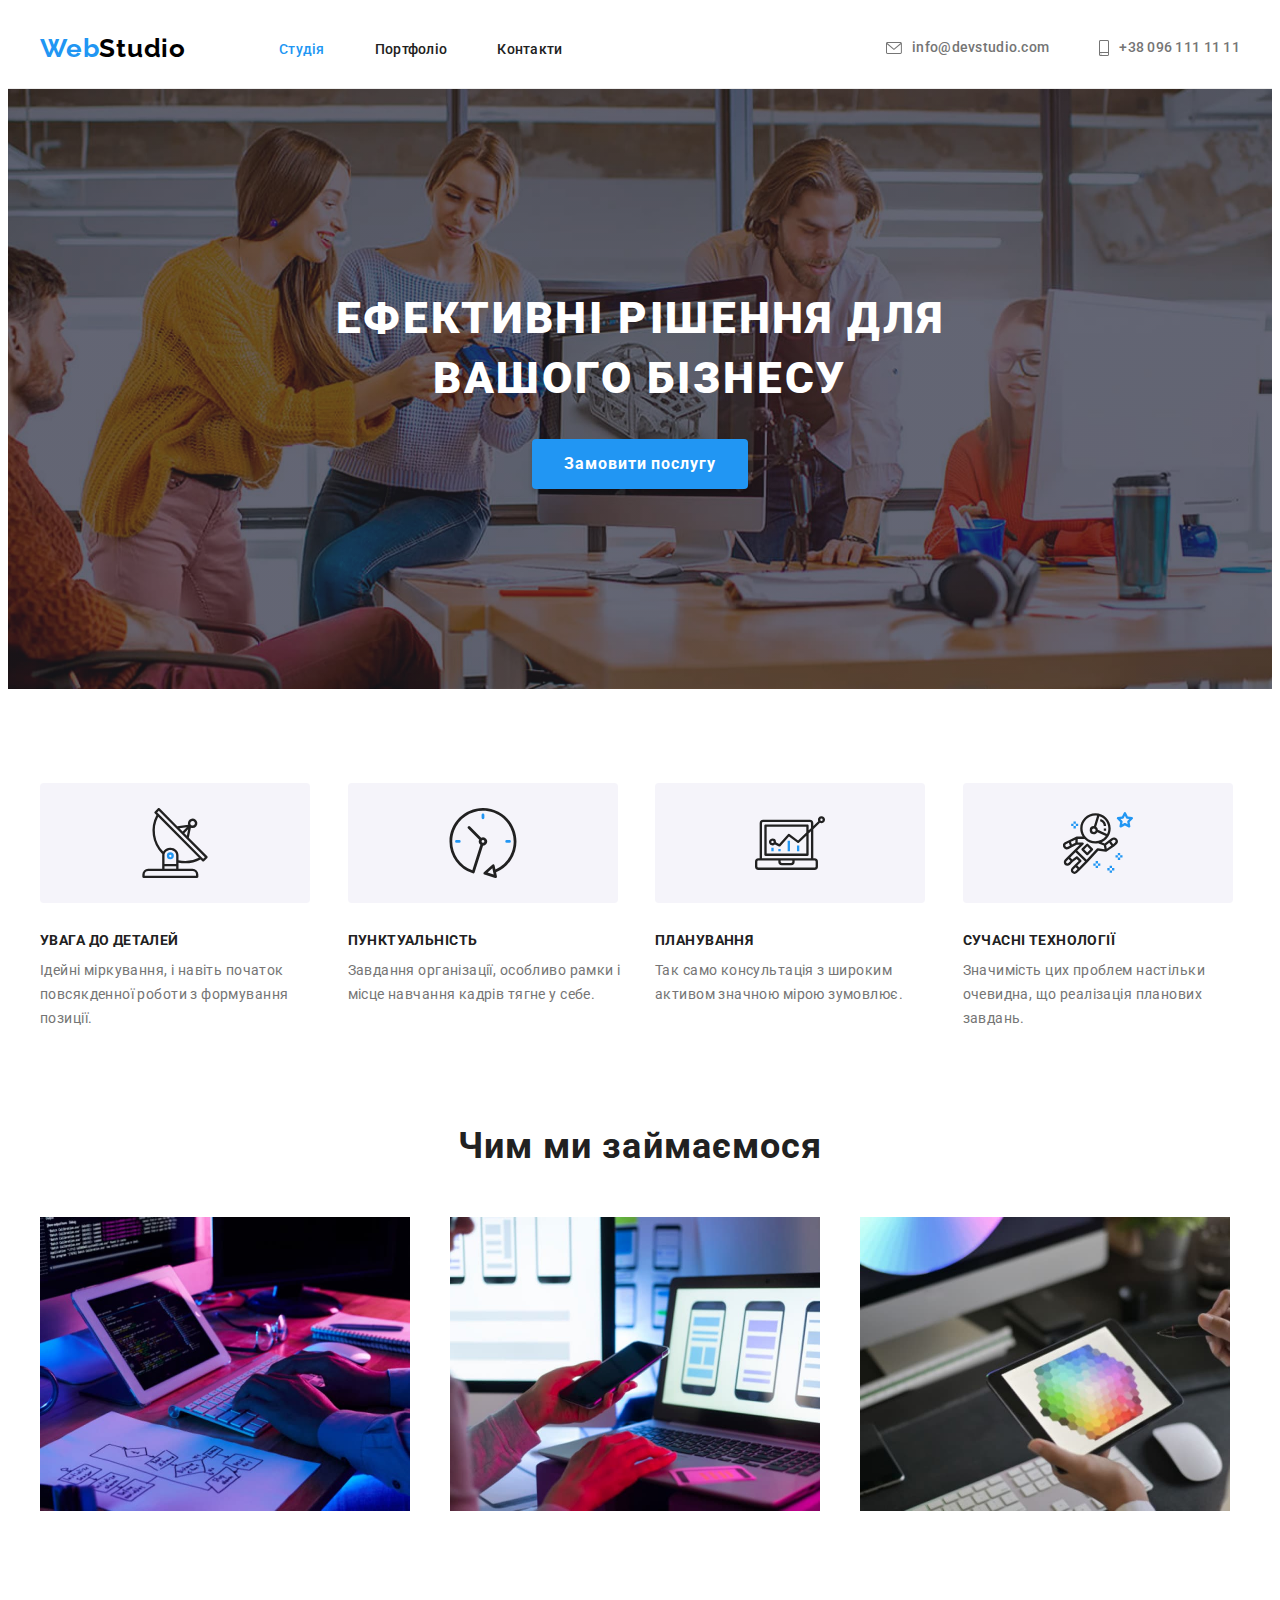
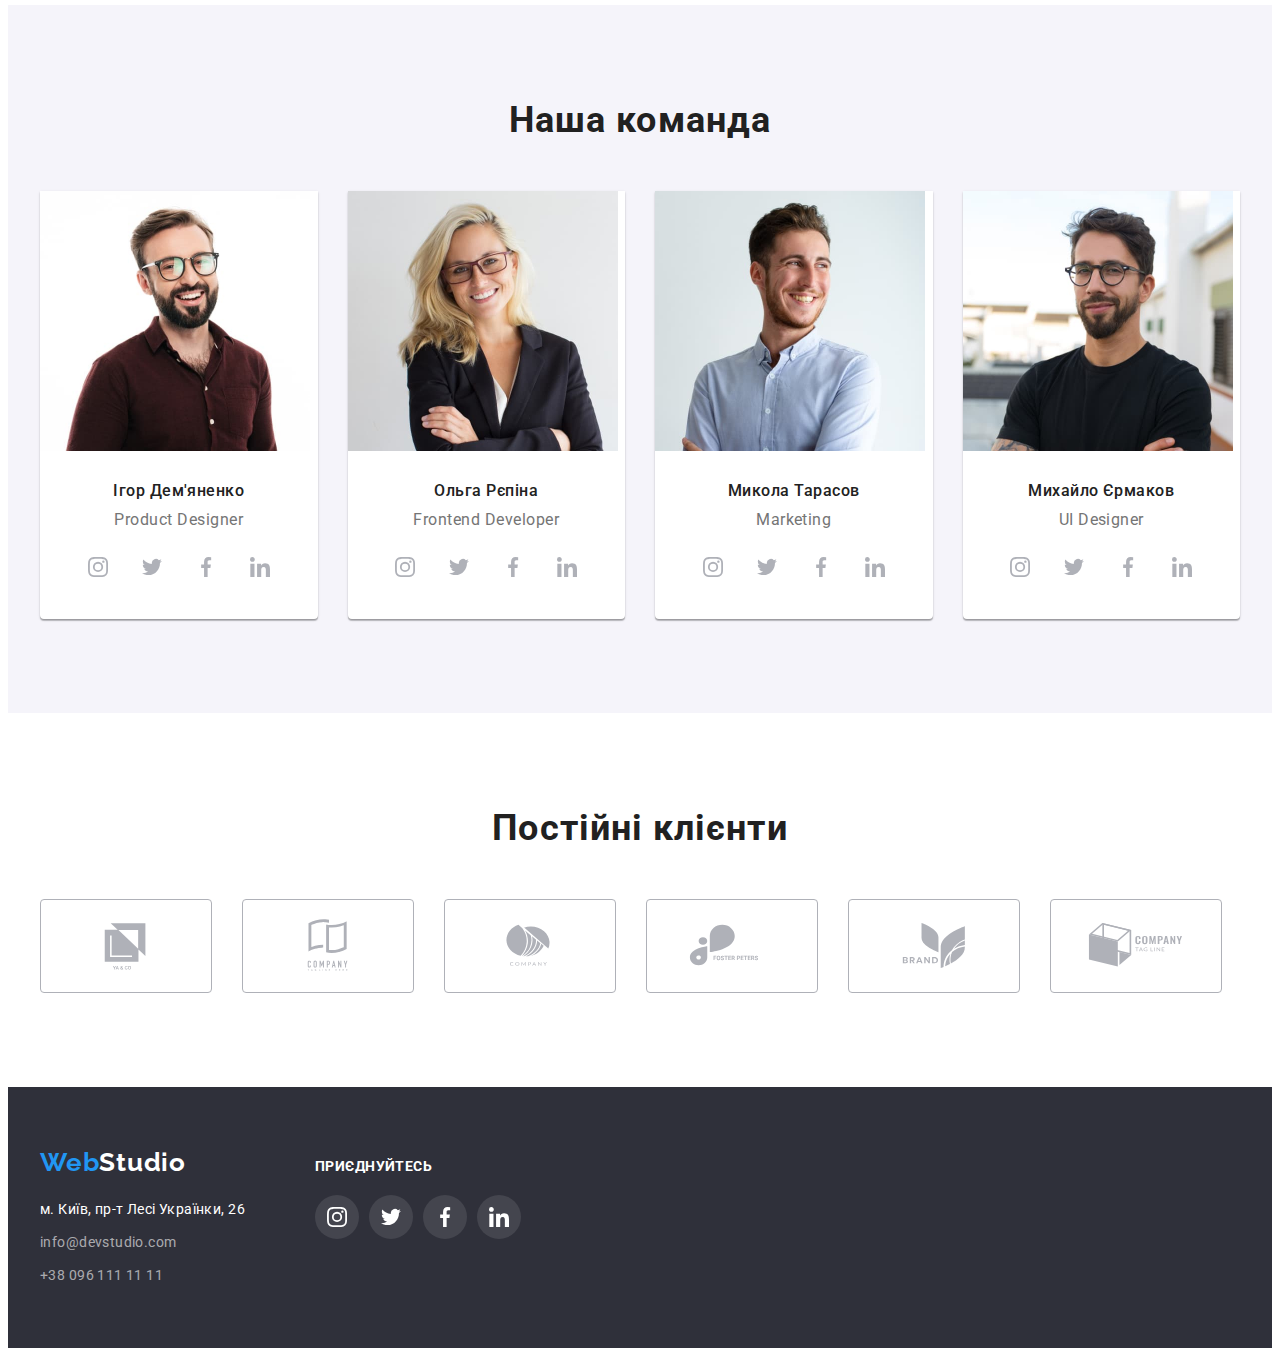
<file: index.html>
<!DOCTYPE html>
<html lang="uk">
  <head>
    <meta charset="UTF-8" />
    <meta http-equiv="X-UA-Compatible" content="IE=edge" />
    <meta name="viewport" content="width=device-width, initial-scale=1.0" />
    <title>WebStudio</title>
    <link rel="preconnect" href="https://fonts.googleapis.com" />
    <link rel="preconnect" href="https://fonts.gstatic.com" crossorigin />
    <link
      href="https://fonts.googleapis.com/css2?family=Montserrat:wght@400;700&family=Raleway:wght@700&family=Roboto:wght@400;500;700;900&display=swap"
      rel="stylesheet"
    />
    <link
      rel="stylesheet"
      href="https://cdnjs.cloudflare.com/ajax/libs/modern-normalize/1.1.0/modern-normalize.min.css"
      integrity="sha512-wpPYUAdjBVSE4KJnH1VR1HeZfpl1ub8YT/NKx4PuQ5NmX2tKuGu6U/JRp5y+Y8XG2tV+wKQpNHVUX03MfMFn9Q=="
      crossorigin="anonymous"
      referrerpolicy="no-referrer"
    />
    <link rel="stylesheet" href="./css/styles.css" />
  </head>
  <body>
    <header class="header">
      <div class="container header-container">
        <nav class="header-navigation">
          <a href="./index.html" class="header-logo"><span class="half-logo">Web</span>Studio</a>
          <ul class="list header-link-list">
            <li class="header-link-item">
              <a href="./index.html" class="nav-link link current">Студія</a>
            </li>
            <li class="header-link-item">
              <a href="./portfolio.html" class="nav-link link">Портфоліо</a>
            </li>
            <li class="header-link-item">
              <a href="" class="nav-link link">Контакти</a>
            </li>
          </ul>
        </nav>
        <ul class="list header-contacts-list">
          <li class="header-contacts-item">
            <a href="mailto:info@devstudio.com" class="header-link link">
              <svg class="header-first-icon" width="16" height="12">
                <use href="./images/sprite.svg#icon-contact-0"></use>
              </svg>
              info@devstudio.com
            </a>
          </li>
          <li class="header-contacts-item">
            <a href="tel:+380961111111" class="header-link link">
              <svg class="header-second-icon" width="10" height="16">
                <use href="./images/sprite.svg#icon-contact-1"></use>
              </svg>
              +38 096 111 11 11
            </a>
          </li>
        </ul>
      </div>
    </header>
    <main>
      <section class="hero-section section hero-image">
        <div class="container">
          <h1 class="hero-title">Ефективні рішення для вашого бізнесу</h1>
          <button type="button" class="hero-button btn">Замовити послугу</button>
        </div>
      </section>
      <section class="benefit-section section">
        <div class="container">
          <h2 class="visually-hidden">Переваги</h2>
          <ul class="list benefit-list">
            <li class="benefit-item antenna-icon">
              <h3 class="benefit-title">Увага до деталей</h3>
              <p class="benefit-alt">Ідейні міркування, і навіть початок повсякденної роботи з формування позиції.</p>
            </li>
            <li class="benefit-item clock-icon">
              <h3 class="benefit-title">Пунктуальність</h3>
              <p class="benefit-alt">Завдання організації, особливо рамки і місце навчання кадрів тягне у себе.</p>
            </li>
            <li class="benefit-item diagram-icon">
              <h3 class="benefit-title">Планування</h3>
              <p class="benefit-alt">Так само консультація з широким активом значною мірою зумовлює.</p>
            </li>
            <li class="benefit-item astronaut-icon">
              <h3 class="benefit-title">Сучасні технології</h3>
              <p class="benefit-alt">Значимість цих проблем настільки очевидна, що реалізація планових завдань.</p>
            </li>
          </ul>
        </div>
      </section>
      <section class="process-section section">
        <div class="container">
          <h2 class="process-title">Чим ми займаємося</h2>
          <ul class="list process-list">
            <li class="process-item">
              <img src="./images/img-0.jpg" class="process-image" alt="кодинг" width="370" height="294" />
            </li>
            <li class="process-item">
              <img src="./images/img-1.jpg" class="process-image" alt="адаптація" width="370" height="294" />
            </li>
            <li class="process-item">
              <img src="./images/img-2.jpg" class="process-image" alt="дизайн" width="370" height="294" />
            </li>
          </ul>
        </div>
      </section>
      <section class="member-section section">
        <div class="container">
          <h2 class="member-main-title">Наша команда</h2>
          <ul class="list member-list">
            <li class="member-item">
              <img src="./images/img-3.jpg" class="member-image" alt="хлопець в окулярах" width="270" height="260" />
              <div class="member-container">
                <h3 class="member-title">Ігор Дем'яненко</h3>
                <p class="member-alt" lang="en">Product Designer</p>
                <ul class="member-social-list list">
                  <li class="member-social-item">
                    <a href="" class="member-social-link"
                      ><svg width="20" height="20"><use href="./images/sprite.svg#icon-social-0"></use></svg>
                    </a>
                  </li>
                  <li class="member-social-item">
                    <a href="" class="member-social-link"
                      ><svg width="20" height="20"><use href="./images/sprite.svg#icon-social-1"></use></svg>
                    </a>
                  </li>
                  <li class="member-social-item">
                    <a href="" class="member-social-link"
                      ><svg width="20" height="20"><use href="./images/sprite.svg#icon-social-2"></use></svg>
                    </a>
                  </li>
                  <li class="member-social-item">
                    <a href="" class="member-social-link"
                      ><svg width="20" height="20"><use href="./images/sprite.svg#icon-social-3"></use></svg>
                    </a>
                  </li>
                </ul>
              </div>
            </li>
            <li class="member-item">
              <img src="./images/img-4.jpg" class="member-image" alt="дівчина в окулярах" width="270" height="260" />
              <div class="member-container">
                <h3 class="member-title">Ольга Рєпіна</h3>
                <p class="member-alt" lang="en">Frontend Developer</p>
                <ul class="member-social-list list">
                  <li class="member-social-item">
                    <a href="" class="member-social-link"
                      ><svg width="20" height="20"><use href="./images/sprite.svg#icon-social-0"></use></svg>
                    </a>
                  </li>
                  <li class="member-social-item">
                    <a href="" class="member-social-link"
                      ><svg width="20" height="20"><use href="./images/sprite.svg#icon-social-1"></use></svg>
                    </a>
                  </li>
                  <li class="member-social-item">
                    <a href="" class="member-social-link"
                      ><svg width="20" height="20"><use href="./images/sprite.svg#icon-social-2"></use></svg>
                    </a>
                  </li>
                  <li class="member-social-item">
                    <a href="" class="member-social-link"
                      ><svg width="20" height="20"><use href="./images/sprite.svg#icon-social-3"></use></svg>
                    </a>
                  </li>
                </ul>
              </div>
            </li>
            <li class="member-item">
              <img src="./images/img-5.jpg" class="member-image" alt="хлопець посміхається" width="270" height="260" />
              <div class="member-container">
                <h3 class="member-title">Микола Тарасов</h3>
                <p class="member-alt" lang="en">Marketing</p>
                <ul class="member-social-list list">
                  <li class="member-social-item">
                    <a href="" class="member-social-link"
                      ><svg width="20" height="20"><use href="./images/sprite.svg#icon-social-0"></use></svg>
                    </a>
                  </li>
                  <li class="member-social-item">
                    <a href="" class="member-social-link"
                      ><svg width="20" height="20"><use href="./images/sprite.svg#icon-social-1"></use></svg>
                    </a>
                  </li>
                  <li class="member-social-item">
                    <a href="" class="member-social-link"
                      ><svg width="20" height="20"><use href="./images/sprite.svg#icon-social-2"></use></svg>
                    </a>
                  </li>
                  <li class="member-social-item">
                    <a href="" class="member-social-link"
                      ><svg width="20" height="20"><use href="./images/sprite.svg#icon-social-3"></use></svg>
                    </a>
                  </li>
                </ul>
              </div>
            </li>
            <li class="member-item">
              <img src="./images/img-6.jpg" class="member-image" alt="хлопець в окулярах" width="270" height="260" />
              <div class="member-container">
                <h3 class="member-title">Михайло Єрмаков</h3>
                <p class="member-alt" lang="en">UI Designer</p>
                <ul class="member-social-list list">
                  <li class="member-social-item">
                    <a href="" class="member-social-link"
                      ><svg width="20" height="20"><use href="./images/sprite.svg#icon-social-0"></use></svg>
                    </a>
                  </li>
                  <li class="member-social-item">
                    <a href="" class="member-social-link"
                      ><svg width="20" height="20"><use href="./images/sprite.svg#icon-social-1"></use></svg>
                    </a>
                  </li>
                  <li class="member-social-item">
                    <a href="" class="member-social-link"
                      ><svg width="20" height="20"><use href="./images/sprite.svg#icon-social-2"></use></svg>
                    </a>
                  </li>
                  <li class="member-social-item">
                    <a href="" class="member-social-link"
                      ><svg width="20" height="20"><use href="./images/sprite.svg#icon-social-3"></use></svg>
                    </a>
                  </li>
                </ul>
              </div>
            </li>
          </ul>
        </div>
      </section>
      <section class="clients-section section">
        <div class="container">
          <h2 class="client-title">Постійні клієнти</h2>
          <ul class="client-list list">
            <li class="client-item">
              <a href="" class="client-link">
                <svg width="106" height="60">
                  <use href="./images/sprite.svg#icon-client-0"></use>
                </svg>
              </a>
            </li>
            <li class="client-item">
              <a href="" class="client-link">
                <svg width="106" height="60">
                  <use href="./images/sprite.svg#icon-client-1"></use>
                </svg>
              </a>
            </li>
            <li class="client-item">
              <a href="" class="client-link">
                <svg width="106" height="60">
                  <use href="./images/sprite.svg#icon-client-2"></use>
                </svg>
              </a>
            </li>
            <li class="client-item">
              <a href="" class="client-link">
                <svg width="106" height="60">
                  <use href="./images/sprite.svg#icon-client-3"></use>
                </svg>
              </a>
            </li>
            <li class="client-item">
              <a href="" class="client-link">
                <svg width="106" height="60">
                  <use href="./images/sprite.svg#icon-client-4"></use>
                </svg>
              </a>
            </li>
            <li class="client-item">
              <a href="" class="client-link">
                <svg width="106" height="60">
                  <use href="./images/sprite.svg#icon-client-5"></use>
                </svg>
              </a>
            </li>
          </ul>
        </div>
      </section>
    </main>
    <footer class="footer">
      <div class="container footer-container">
        <div class="logo-address">
          <a href="./index.html" class="footer-logo"><span class="half-logo">Web</span>Studio</a>
          <address class="address">
            <ul class="list address-list">
              <li class="address-item">
                <a
                  href="https://goo.gl/maps/ud8NmV5yiws8x5bs8"
                  target="_blank"
                  rel="noopener noreferrer"
                  class="address-link link"
                  >м. Київ, пр-т Лесі Українки, 26</a
                >
              </li>
              <li class="address-item">
                <a href="mailto:info@devstudio.com" class="footer-link link">info@devstudio.com</a>
              </li>
              <li class="address-item">
                <a href="tel:+380961111111" class="footer-link link">+38 096 111 11 11</a>
              </li>
            </ul>
          </address>
        </div>
        <div class="footer-social-icons">
          <p class="footer-social-text">приєднуйтесь</p>
          <ul class="footer-social-list list">
            <li class="footer-social-item">
              <a href="" class="footer-social-link">
                <svg class="footer-social-icon" width="20" height="20">
                  <use href="./images/sprite.svg#icon-social-0"></use>
                </svg>
              </a>
            </li>
            <li class="footer-social-item">
              <a href="" class="footer-social-link">
                <svg class="footer-social-icon" width="20" height="20">
                  <use href="./images/sprite.svg#icon-social-1"></use>
                </svg>
              </a>
            </li>
            <li class="footer-social-item">
              <a href="" class="footer-social-link">
                <svg class="footer-social-icon" width="20" height="20">
                  <use href="./images/sprite.svg#icon-social-2"></use>
                </svg>
              </a>
            </li>
            <li class="footer-social-item">
              <a href="" class="footer-social-link">
                <svg class="footer-social-icon" width="20" height="20">
                  <use href="./images/sprite.svg#icon-social-3"></use>
                </svg>
              </a>
            </li>
          </ul>
        </div>
      </div>
    </footer>
  </body>
</html>
</file>
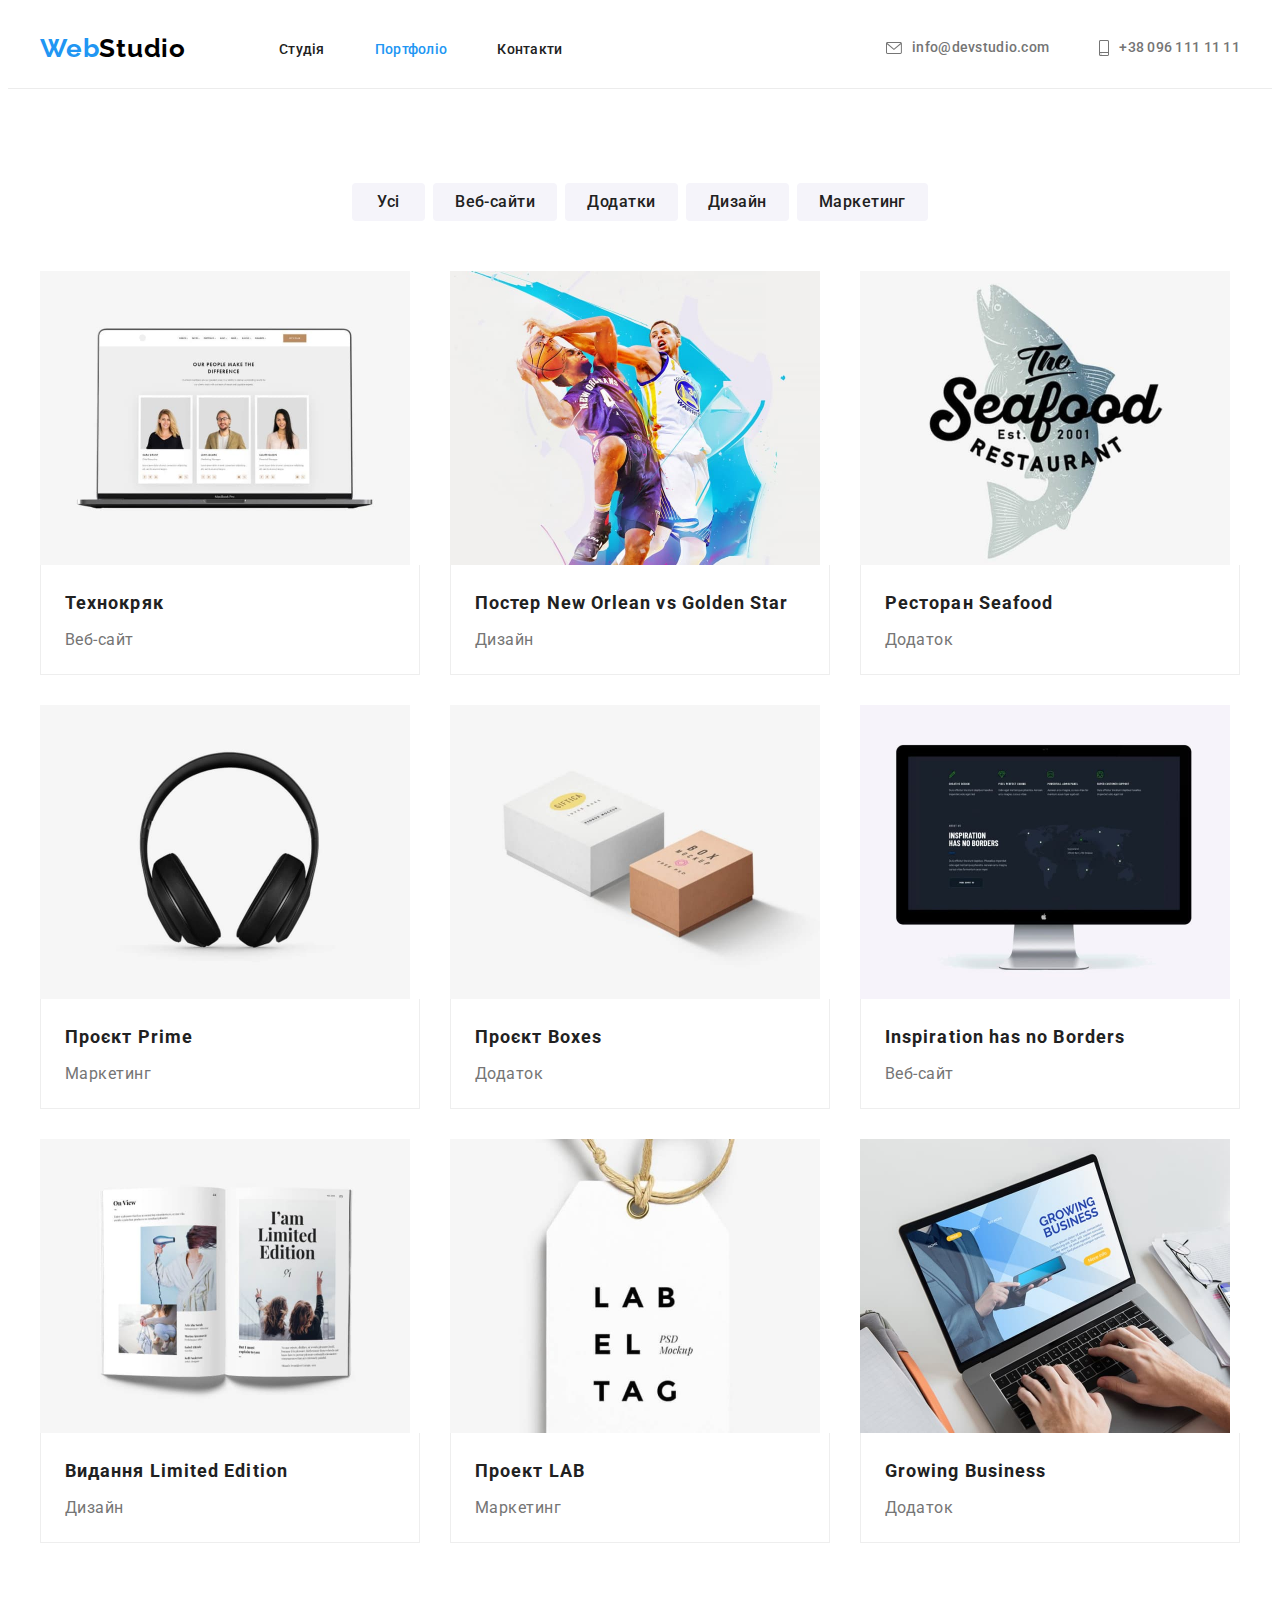
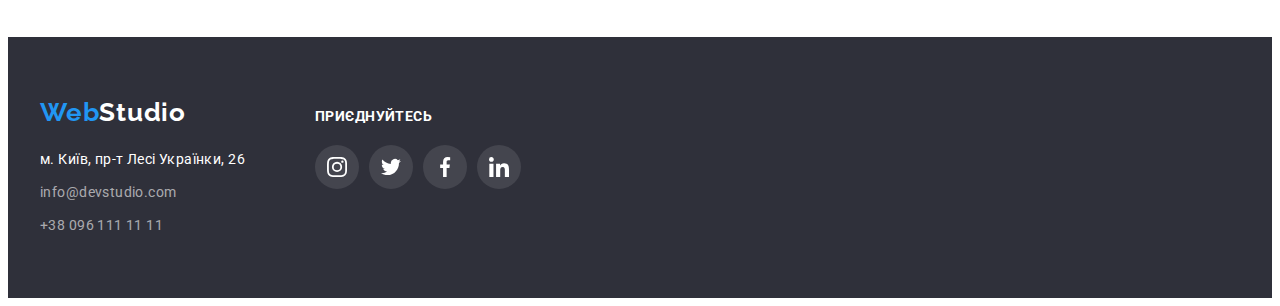
<file: portfolio.html>
<!DOCTYPE html>
<html lang="uk">
  <head>
    <meta charset="UTF-8" />
    <meta http-equiv="X-UA-Compatible" content="IE=edge" />
    <meta name="viewport" content="width=device-width, initial-scale=1.0" />
    <title>Портфоліо</title>
    <link rel="preconnect" href="https://fonts.googleapis.com" />
    <link rel="preconnect" href="https://fonts.gstatic.com" crossorigin />
    <link
      href="https://fonts.googleapis.com/css2?family=Montserrat:wght@400;700&family=Raleway:wght@700&family=Roboto:wght@400;500;700;900&display=swap"
      rel="stylesheet"
    />
    <link
      rel="stylesheet"
      href="https://cdnjs.cloudflare.com/ajax/libs/modern-normalize/1.1.0/modern-normalize.min.css"
      integrity="sha512-wpPYUAdjBVSE4KJnH1VR1HeZfpl1ub8YT/NKx4PuQ5NmX2tKuGu6U/JRp5y+Y8XG2tV+wKQpNHVUX03MfMFn9Q=="
      crossorigin="anonymous"
      referrerpolicy="no-referrer"
    />
    <link rel="stylesheet" href="./css/styles.css" />
  </head>
  <body>
    <header class="header">
      <div class="container header-container">
        <nav class="header-navigation">
          <a href="./index.html" class="header-logo"><span class="half-logo">Web</span>Studio</a>
          <ul class="list header-link-list">
            <li class="header-link-item">
              <a href="./index.html" class="nav-link link">Студія</a>
            </li>
            <li class="header-link-item">
              <a href="./portfolio.html" class="nav-link link current">Портфоліо</a>
            </li>
            <li class="header-link-item">
              <a href="" class="nav-link link">Контакти</a>
            </li>
          </ul>
        </nav>
        <ul class="list header-contacts-list">
          <li class="header-contacts-item">
            <a href="mailto:info@devstudio.com" class="header-link link">
              <svg class="header-first-icon" width="16" height="12">
                <use href="./images/sprite.svg#icon-contact-0"></use>
              </svg>
              info@devstudio.com
            </a>
          </li>
          <li class="header-contacts-item">
            <a href="tel:+380961111111" class="header-link link">
              <svg class="header-second-icon" width="10" height="16">
                <use href="./images/sprite.svg#icon-contact-1"></use>
              </svg>
              +38 096 111 11 11
            </a>
          </li>
        </ul>
      </div>
    </header>
    <main>
      <section class="filter-section section">
        <div class="container">
          <h1 class="visually-hidden">Портфоліо</h1>
          <ul class="list filter-button-list">
            <li class="filter-button-item">
              <button type="button" class="filter-button btn">Усі</button>
            </li>
            <li class="filter-button-item">
              <button type="button" class="filter-button btn">Веб-сайти</button>
            </li>
            <li class="filter-button-item">
              <button type="button" class="filter-button btn">Додатки</button>
            </li>
            <li class="filter-button-item">
              <button type="button" class="filter-button btn">Дизайн</button>
            </li>
            <li class="filter-button-item">
              <button type="button" class="filter-button btn">Маркетинг</button>
            </li>
          </ul>
        </div>
        <div class="container">
          <ul class="list project-list">
            <li class="project-item">
              <img src="./images/por-0.jpg" class="project-image" alt="ноутбук" width="370" height="294" />
              <div class="project-container">
                <h2 class="project-title">Технокряк</h2>
                <p class="project-alt">Веб-сайт</p>
              </div>
            </li>
            <li class="project-item">
              <img src="./images/por-1.jpg" class="project-image" alt="баскетбол" width="370" height="294" />
              <div class="project-container">
                <h2 class="project-title">Постер <span lang="en">New Orlean vs Golden Star</span></h2>
                <p class="project-alt">Дизайн</p>
              </div>
            </li>
            <li class="project-item">
              <img src="./images/por-2.jpg" class="project-image" alt="риба" width="370" height="294" />
              <div class="project-container">
                <h2 class="project-title">Ресторан <span lang="en">Seafood</span></h2>
                <p class="project-alt">Додаток</p>
              </div>
            </li>
            <li class="project-item">
              <img src="./images/por-3.jpg" class="project-image" alt="навушники" width="370" height="294" />
              <div class="project-container">
                <h2 class="project-title">Проєкт <span lang="en">Prime</span></h2>
                <p class="project-alt">Маркетинг</p>
              </div>
            </li>
            <li class="project-item">
              <img src="./images/por-4.jpg" class="project-image" alt="коробки" width="370" height="294" />
              <div class="project-container">
                <h2 class="project-title">Проєкт <span lang="en">Boxes</span></h2>
                <p class="project-alt">Додаток</p>
              </div>
            </li>
            <li class="project-item">
              <img src="./images/por-5.jpg" class="project-image" alt="монітор" width="370" height="294" />
              <div class="project-container">
                <h2 class="project-title">
                  <span lang="en">Inspiration has no Borders</span>
                </h2>
                <p class="project-alt">Веб-сайт</p>
              </div>
            </li>
            <li class="project-item">
              <img src="./images/por-6.jpg" class="project-image" alt="книжка" width="370" height="294" />
              <div class="project-container">
                <h2 class="project-title">Видання <span lang="en">Limited Edition</span></h2>
                <p class="project-alt">Дизайн</p>
              </div>
            </li>
            <li class="project-item">
              <img src="./images/por-7.jpg" class="project-image" alt="етикетка" width="370" height="294" />
              <div class="project-container">
                <h2 class="project-title">Проект <span lang="en">LAB</span></h2>
                <p class="project-alt">Маркетинг</p>
              </div>
            </li>
            <li class="project-item">
              <img src="./images/por-8.jpg" class="project-image" alt="ноутбук" width="370" height="294" />
              <div class="project-container">
                <h2 class="project-title">
                  <span lang="en">Growing Business</span>
                </h2>
                <p class="project-alt">Додаток</p>
              </div>
            </li>
          </ul>
        </div>
      </section>
    </main>
    <footer class="footer">
      <div class="container footer-container">
        <div class="logo-address">
          <a href="./index.html" class="footer-logo"><span class="half-logo">Web</span>Studio</a>
          <address class="address">
            <ul class="list address-list">
              <li class="address-item">
                <a
                  href="https://goo.gl/maps/ud8NmV5yiws8x5bs8"
                  target="_blank"
                  rel="noopener noreferrer"
                  class="address-link link"
                  >м. Київ, пр-т Лесі Українки, 26</a
                >
              </li>
              <li class="address-item">
                <a href="mailto:info@devstudio.com" class="footer-link link">info@devstudio.com</a>
              </li>
              <li class="address-item">
                <a href="tel:+380961111111" class="footer-link link">+38 096 111 11 11</a>
              </li>
            </ul>
          </address>
        </div>
        <div class="footer-social-icons">
          <p class="footer-social-text">приєднуйтесь</p>
          <ul class="footer-social-list list">
            <li class="footer-social-item">
              <a href="" class="footer-social-link">
                <svg class="footer-social-icon" width="20" height="20">
                  <use href="./images/sprite.svg#icon-social-0"></use>
                </svg>
              </a>
            </li>
            <li class="footer-social-item">
              <a href="" class="footer-social-link">
                <svg class="footer-social-icon" width="20" height="20">
                  <use href="./images/sprite.svg#icon-social-1"></use>
                </svg>
              </a>
            </li>
            <li class="footer-social-item">
              <a href="" class="footer-social-link">
                <svg class="footer-social-icon" width="20" height="20">
                  <use href="./images/sprite.svg#icon-social-2"></use>
                </svg>
              </a>
            </li>
            <li class="footer-social-item">
              <a href="" class="footer-social-link">
                <svg class="footer-social-icon" width="20" height="20">
                  <use href="./images/sprite.svg#icon-social-3"></use>
                </svg>
              </a>
            </li>
          </ul>
        </div>
      </div>
    </footer>
  </body>
</html>
</file>
<file: css/styles.css>
:root {
  --master-text-color: #212121;
  --slave-text-color: #757575;
  --accent-site-color: #2196f3;
  --pure-white-color: #ffffff;
}

body {
  font-family: 'roboto', sans-serif;
  color: var(--master-text-color);
  background-color: var(--pure-white-color);
}

p,
h1,
h2,
h3 {
  margin: 0;
}

ul {
  margin: 0;
  padding-left: 0;
}

.container {
  width: 1200px;
  margin: 0 auto;
  padding-left: 15px;
  padding-right: 15px;
  /* outline: 2px solid #2196f3; */
}

.link {
  text-decoration: none;
}

.link:hover,
.link:focus {
  color: var(--accent-site-color);
}

.list {
  list-style: none;
}

.header {
  border-bottom: 1px solid #ececec;
}

.header-container {
  display: flex;
  align-items: center;
}

.header-navigation {
  display: flex;
  align-items: center;
}

.header-link-list {
  display: flex;
  align-items: center;
  gap: 50px;
}

/* .header-link-item {не задіяний} */

.header-contacts-list {
  display: flex;
  align-items: center;
  gap: 50px;
  margin-left: auto;
}

.header-first-icon {
  fill: currentColor;
  margin-right: 10px;
}

.header-second-icon {
  fill: currentColor;
  margin-right: 10px;
}

/* .header-contacts-item {не задіяний} */

.header-logo {
  font-family: 'Raleway';
  font-weight: 700;
  font-size: 26px;
  line-height: 1.19;
  letter-spacing: 0.03em;
  color: #000000;
  text-decoration: none;
  margin-right: 93px;
  padding-top: 24px;
  padding-bottom: 24px;
}

.half-logo {
  color: var(--accent-site-color);
}

.nav-link {
  font-weight: 500;
  font-size: 14px;
  line-height: 1.14;
  letter-spacing: 0.02em;
  color: var(--master-text-color);
  padding-top: 32px;
  padding-bottom: 32px;
}

.current {
  color: var(--accent-site-color);
}

.header-link {
  font-weight: 500;
  font-size: 14px;
  line-height: 1.14;
  letter-spacing: 0.02em;
  color: var(--slave-text-color);
  padding-top: 32px;
  padding-bottom: 32px;
  display: flex;
  align-items: center;
}

.section {
  padding-top: 94px;
  padding-bottom: 94px;
}

.hero-section {
  padding-top: 200px;
  padding-bottom: 200px;
  text-align: center;
}

.hero-image {
  background-image: linear-gradient(rgba(47, 48, 58, 0.4), rgba(47, 48, 58, 0.4)), url(../images/hero-bg.jpg);
  background-repeat: no-repeat;
  background-position: center;
  background-size: cover;
  max-width: 1600px;
  margin-left: auto;
  margin-right: auto;
  background-color: #c4c4c4;
}

.hero-title {
  font-weight: 900;
  font-size: 44px;
  line-height: 1.36;
  letter-spacing: 0.06em;
  text-transform: uppercase;
  color: var(--pure-white-color);
  max-width: 696px;
  margin: 0 auto;
}

.hero-button {
  font-weight: 700;
  font-size: 16px;
  line-height: 1.88;
  letter-spacing: 0.06em;
  color: var(--pure-white-color);
  background-color: var(--accent-site-color);
  box-shadow: 0px 4px 4px rgba(0, 0, 0, 0.15);
  padding: 10px 32px;
  margin-top: 30px;
}

.hero-button:active {
  background-color: #188ce8;
}

.btn {
  cursor: pointer;
  font-family: inherit;
  /* Чи можна використовувати бордер 0? */
  border: 0px solid transparent;
  border-radius: 4px;
}

.benefit-section {
  padding-bottom: 0;
}

.benefit-list {
  display: flex;
  gap: 30px;
}

.benefit-item {
  width: calc((100% - 90px) / 4);
}

.benefit-item::before {
  width: 270px;
  height: 120px;
  content: '';
  display: block;
  background-position: center;
  background-repeat: no-repeat;
  background-color: #f5f4fa;
  border-radius: 4px;
  margin-bottom: 30px;
}

.antenna-icon::before {
  background-image: url(../images/benefit-0.svg);
}

.clock-icon::before {
  background-image: url(../images/benefit-1.svg);
}

.diagram-icon::before {
  background-image: url(../images/benefit-2.svg);
}

.astronaut-icon::before {
  background-image: url(../images/benefit-3.svg);
}

.benefit-title {
  font-weight: 700;
  font-size: 14px;
  line-height: 1.14;
  letter-spacing: 0.03em;
  text-transform: uppercase;
  margin-bottom: 10px;
}

.benefit-alt {
  font-size: 14px;
  line-height: 1.71;
  letter-spacing: 0.03em;
  color: var(--slave-text-color);
}

/* .process-section {не задіяний} */

.process-list {
  display: flex;
  gap: 30px;
}

.process-item {
  width: calc((100% - 60px) / 3);
}

.process-image {
  display: block;
  max-width: 100%;
  height: auto;
}

.process-title,
.member-main-title {
  font-weight: 700;
  font-size: 36px;
  line-height: 1.17;
  text-align: center;
  letter-spacing: 0.03em;
  margin-bottom: 50px;
}

.member-section {
  background-color: #f5f4fa;
}

.member-list {
  display: flex;
  gap: 30px;
}

.member-item {
  background-color: var(--pure-white-color);
  box-shadow: 0px 1px 3px rgba(0, 0, 0, 0.12), 0px 1px 1px rgba(0, 0, 0, 0.14), 0px 2px 1px rgba(0, 0, 0, 0.2);
  width: calc((100% - 90px) / 4);
  border-radius: 0px 0px 4px 4px;
}

.member-image {
  display: block;
  max-width: 100%;
  height: auto;
}

.member-container {
  padding: 30px 0;
}

.member-title {
  font-weight: 500;
  font-size: 16px;
  line-height: 1.19;
  text-align: center;
  letter-spacing: 0.03em;
  margin-bottom: 10px;
}

.member-alt {
  font-size: 16px;
  line-height: 1.19;
  text-align: center;
  letter-spacing: 0.03em;
  color: var(--slave-text-color);
  margin-bottom: 16px;
}

.member-social-list {
  display: flex;
  gap: 10px;
  justify-content: center;
}

/* .member-social-item {не задіяний} */

.member-social-link {
  width: 44px;
  height: 44px;
  background-color: var(--pure-white-color);
  fill: #afb1b8;
  border-radius: 50%;
  display: flex;
  justify-content: center;
  align-items: center;
}

.member-social-link:hover,
.member-social-link:focus {
  background-color: var(--accent-site-color);
  fill: var(--pure-white-color);
}

.clients-section {
  background-color: var(--pure-white-color);
}

.client-title {
  font-weight: 700;
  font-size: 36px;
  line-height: 1.17;
  text-align: center;
  letter-spacing: 0.03em;
  margin-bottom: 50px;
}

.client-list {
  display: flex;
  gap: 30px;
}

/* .client-item {не задіяний} */

.client-link {
  width: 170px;
  height: 92px;
  background-color: var(--pure-white-color);
  border-radius: 4px;
  border: 1px solid #afb1b8;
  display: flex;
  align-items: center;
  justify-content: center;
  fill: #afb1b8;
}

.client-link:hover,
.client-link:focus {
  fill: var(--accent-site-color);
  border-color: var(--accent-site-color);
}

.footer {
  background-color: #2f303a;
  padding-top: 60px;
  padding-bottom: 60px;
}

.footer-logo {
  font-family: 'Raleway';
  font-weight: 700;
  font-size: 26px;
  line-height: 1.19;
  letter-spacing: 0.03em;
  color: var(--pure-white-color);
  text-decoration: none;
}

.address {
  margin-top: 20px;
}

/* .address-list {не задіяний} */

.address-item:not(:last-child) {
  margin-bottom: 9px;
}

.address-link {
  font-style: normal;
  font-size: 14px;
  line-height: 1.71;
  letter-spacing: 0.03em;
  color: var(--pure-white-color);
}

.footer-link {
  font-style: normal;
  font-size: 14px;
  line-height: 1.71;
  letter-spacing: 0.03em;
  color: rgba(255, 255, 255, 0.6);
}

.footer-container {
  display: flex;
  align-items: baseline;
  gap: 70px;
}

.footer-social-text {
  font-weight: 700;
  font-size: 14px;
  line-height: 1.14;
  letter-spacing: 0.03em;
  text-transform: uppercase;
  color: var(--pure-white-color);
  margin-bottom: 20px;
}

.footer-social-list {
  display: flex;
  gap: 10px;
}

/* .footer-social-item {не задіяний} */

.footer-social-link:hover,
.footer-social-link:focus {
  background-color: var(--accent-site-color);
}

.footer-social-link {
  width: 44px;
  height: 44px;
  background-color: rgba(255, 255, 255, 0.1);
  fill: var(--pure-white-color);
  border-radius: 50%;
  display: flex;
  justify-content: center;
  align-items: center;
}

/* .footer-social-icon {не задіяний} */

.visually-hidden {
  position: absolute;
  white-space: nowrap;
  width: 1px;
  height: 1px;
  overflow: hidden;
  border: 0;
  padding: 0;
  clip: rect(0 0 0 0);
  clip-path: inset(50%);
  margin: -1px;
}

/* .filter-section {не задіяний} */

.filter-button-list {
  display: flex;
  gap: 8px;
  margin-bottom: 50px;
  justify-content: center;
}

/* .filter-button-item {не задіяний} */

.filter-button {
  font-weight: 500;
  font-size: 16px;
  line-height: 1.62;
  letter-spacing: 0.03em;
  color: var(--master-text-color);
  background-color: #f5f4fa;
  min-width: 73px;
  padding: 6px 22px;
}

.filter-button:hover,
.filter-button:focus {
  color: var(--pure-white-color);
  background-color: var(--accent-site-color);
  box-shadow: 0px 3px 1px rgba(0, 0, 0, 0.1), 0px 1px 2px rgba(0, 0, 0, 0.08), 0px 2px 2px rgba(0, 0, 0, 0.12);
}

.project-list {
  display: flex;
  flex-wrap: wrap;
  gap: 30px;
}

.project-item {
  background-color: var(--pure-white-color);
  width: calc((100% - 60px) / 3);
}

.project-item:hover {
  box-shadow: 0px 4px 4px rgba(0, 0, 0, 0.25);
}

.project-image {
  display: block;
  max-width: 100%;
  height: auto;
}

.project-container {
  border: 1px solid #eeeeee;
  border-top: none;
  padding: 20px 24px 19px 24px;
}

.project-title {
  font-weight: 700;
  font-size: 18px;
  line-height: 2;
  letter-spacing: 0.06em;
  color: var(--master-text-color);
  margin-bottom: 4px;
}

.project-alt {
  font-size: 16px;
  line-height: 1.88;
  letter-spacing: 0.03em;
  color: var(--slave-text-color);
}
</file>
